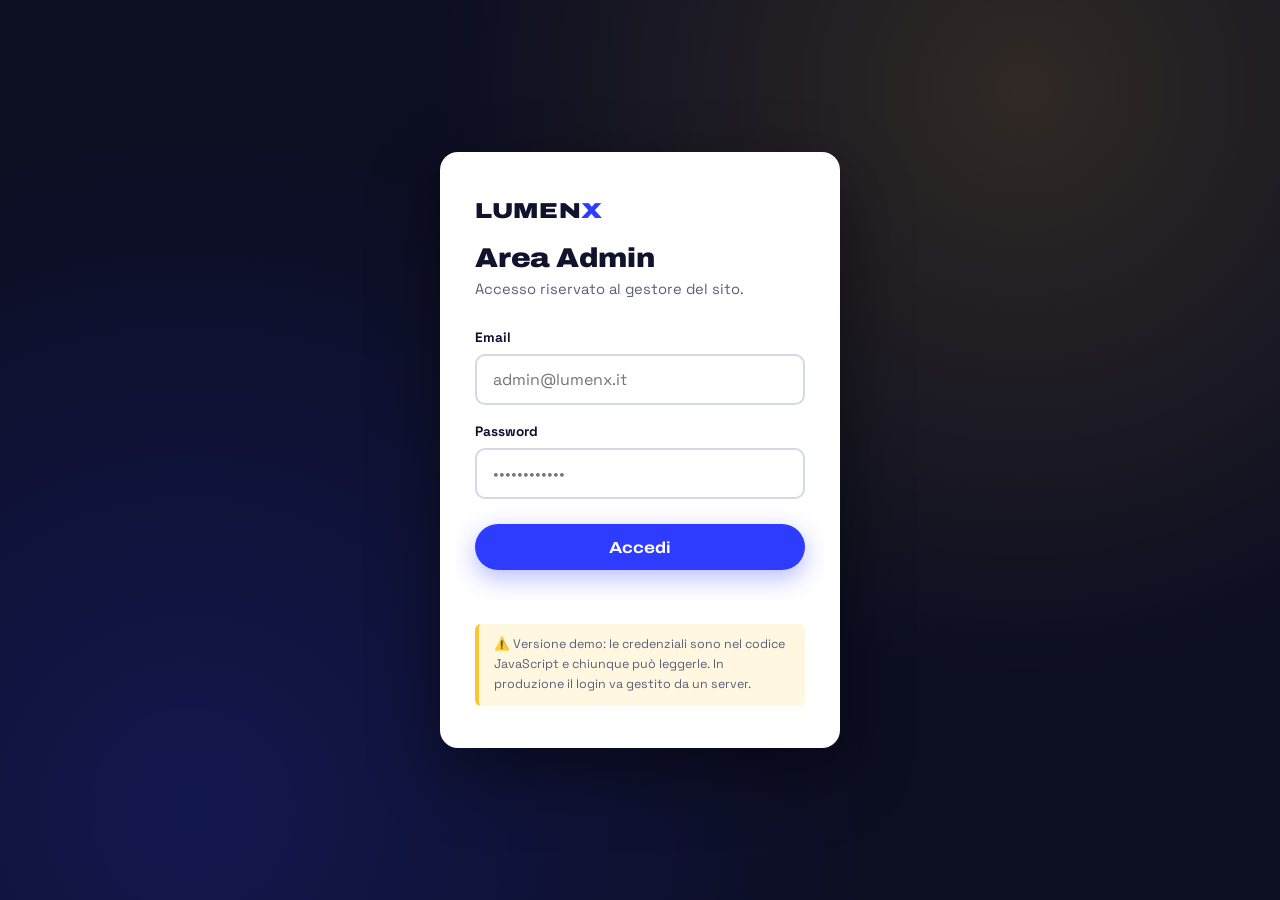
<file: admin.html>
<!DOCTYPE html>
<html lang="it">
<head>
  <meta charset="UTF-8">
  <meta name="viewport" content="width=device-width, initial-scale=1.0">
  <title>LumenX — Area Admin</title>
  <link rel="preconnect" href="https://fonts.googleapis.com">
  <link rel="preconnect" href="https://fonts.gstatic.com" crossorigin>
  <link href="https://fonts.googleapis.com/css2?family=Archivo:wdth,wght@62..125,400..900&family=Space+Grotesk:wght@400;500;700&display=swap" rel="stylesheet">
  <link rel="stylesheet" href="style.css">
  <link rel="stylesheet" href="admin.css">
</head>
<body class="admin-body">

  <!-- ===== SCHERMATA LOGIN ===== -->
  <div class="login-screen" id="loginScreen">
    <div class="login-box">
      <a href="index.html" class="logo">LUMEN<span>X</span></a>
      <h1>Area Admin</h1>
      <p class="login-hint">Accesso riservato al gestore del sito.</p>

      <label for="adminEmail">Email</label>
      <input type="email" id="adminEmail" placeholder="admin@lumenx.it" autocomplete="username">

      <label for="adminPass">Password</label>
      <input type="password" id="adminPass" placeholder="••••••••••••" autocomplete="current-password">

      <button class="btn btn-primary login-btn" id="loginBtn">Accedi</button>
      <p class="login-error" id="loginError" role="alert"></p>

      <p class="demo-warning">
        ⚠️ Versione demo: le credenziali sono nel codice JavaScript e chiunque
        può leggerle. In produzione il login va gestito da un server.
      </p>
    </div>
  </div>

  <!-- ===== DASHBOARD ===== -->
  <div class="dashboard" id="dashboard" hidden>
    <header class="admin-header">
      <a href="index.html" class="logo">LUMEN<span>X</span> <em>admin</em></a>
      <button class="btn btn-ghost btn-small-admin" id="logoutBtn">Esci</button>
    </header>

    <main class="admin-main">
      <h1>Dashboard</h1>

      <!-- Riepilogo -->
      <section class="admin-stats">
        <div class="admin-stat">
          <span class="admin-stat-num" id="totIscritti">0</span>
          <span class="admin-stat-label">Iscritti totali</span>
        </div>
        <div class="admin-stat">
          <span class="admin-stat-num" id="totPro">0</span>
          <span class="admin-stat-label">Piano Pro</span>
        </div>
        <div class="admin-stat">
          <span class="admin-stat-num" id="totElite">0</span>
          <span class="admin-stat-label">Piano Elite</span>
        </div>
        <div class="admin-stat">
          <span class="admin-stat-num" id="entrateMese">€0</span>
          <span class="admin-stat-label">Entrate stimate / mese</span>
        </div>
      </section>

      <!-- Tabella iscritti -->
      <section class="admin-table-wrap">
        <div class="table-head">
          <h2>Iscritti</h2>
          <button class="btn btn-ghost btn-small-admin" id="svuotaBtn">Svuota dati demo</button>
        </div>
        <table class="admin-table">
          <thead>
            <tr>
              <th>Email</th>
              <th>Piano</th>
              <th>Data iscrizione</th>
              <th>Stato</th>
              <th></th>
            </tr>
          </thead>
          <tbody id="tabellaIscritti">
            <!-- Righe generate da admin.js -->
          </tbody>
        </table>
        <p class="empty-msg" id="emptyMsg">
          Nessun iscritto ancora. Vai sul sito, scegli un piano e inserisci
          un'email: apparirà qui.
        </p>
      </section>
    </main>
  </div>

  <script src="admin.js"></script>
</body>
</html>
</file>
<file: style.css>
/* ============================================================
   LUMENX — style.css
   Palette:
   --ink      #10132B  (blu notte, testi)
   --paper    #F6F7FB  (sfondo luminoso)
   --ultra    #2E3CFF  (blu oltremare, azione)
   --solar    #FFC531  (giallo solare, energia)
   --night    #0C0E22  (sezione scura)
   ============================================================ */

:root {
  --ink:   #10132B;
  --paper: #F6F7FB;
  --ultra: #2E3CFF;
  --solar: #FFC531;
  --night: #0C0E22;
  --grey:  #5A5F7A;

  --font-display: "Archivo", sans-serif;
  --font-body: "Space Grotesk", sans-serif;

  --radius: 18px;
  --shadow: 0 12px 40px rgba(16, 19, 43, 0.10);
}

* { margin: 0; padding: 0; box-sizing: border-box; }

html { scroll-behavior: smooth; }

body {
  font-family: var(--font-body);
  background: var(--paper);
  color: var(--ink);
  line-height: 1.6;
}

/* ============ TIPOGRAFIA ============ */
h1, h2, h3 {
  font-family: var(--font-display);
  font-stretch: 110%;
  line-height: 1.05;
  letter-spacing: -0.01em;
}

h1 { font-size: clamp(2.6rem, 7vw, 5rem); font-weight: 900; }
h2 { font-size: clamp(1.9rem, 4.5vw, 3rem); font-weight: 800; margin-bottom: 2.5rem; }
h3 { font-size: 1.3rem; font-weight: 700; margin-bottom: 0.6rem; }

h1 em {
  font-style: normal;
  color: var(--ultra);
  position: relative;
}
h1 em::after {
  content: "";
  position: absolute;
  left: 0; right: 0; bottom: 0.08em;
  height: 0.28em;
  background: var(--solar);
  z-index: -1;
  border-radius: 3px;
}

.eyebrow {
  font-family: var(--font-display);
  font-stretch: 125%;
  text-transform: uppercase;
  letter-spacing: 0.22em;
  font-size: 0.78rem;
  font-weight: 700;
  color: var(--ultra);
  margin-bottom: 0.9rem;
}
.eyebrow-light { color: var(--solar); }

/* ============ NAVBAR ============ */
.navbar {
  position: fixed;
  top: 0; left: 0; right: 0;
  display: flex;
  justify-content: space-between;
  align-items: center;
  padding: 1rem 6vw;
  z-index: 100;
  transition: background 0.3s, box-shadow 0.3s;
}
.navbar.scrolled {
  background: rgba(246, 247, 251, 0.92);
  backdrop-filter: blur(10px);
  box-shadow: 0 2px 20px rgba(16, 19, 43, 0.08);
}

.logo {
  font-family: var(--font-display);
  font-stretch: 125%;
  font-weight: 900;
  font-size: 1.35rem;
  letter-spacing: 0.03em;
  color: var(--ink);
  text-decoration: none;
}
.logo span { color: var(--ultra); }

.nav-links {
  display: flex;
  align-items: center;
  gap: 2rem;
}
.nav-links a {
  color: var(--ink);
  text-decoration: none;
  font-weight: 500;
  font-size: 0.95rem;
  transition: color 0.2s;
}
.nav-links a:hover { color: var(--ultra); }

.hamburger {
  display: none;
  flex-direction: column;
  gap: 5px;
  background: none;
  border: none;
  cursor: pointer;
  padding: 6px;
}
.hamburger span {
  width: 26px; height: 3px;
  background: var(--ink);
  border-radius: 2px;
  transition: transform 0.3s, opacity 0.3s;
}
.hamburger.open span:nth-child(1) { transform: translateY(8px) rotate(45deg); }
.hamburger.open span:nth-child(2) { opacity: 0; }
.hamburger.open span:nth-child(3) { transform: translateY(-8px) rotate(-45deg); }

/* ============ BOTTONI ============ */
.btn {
  display: inline-block;
  font-family: var(--font-display);
  font-stretch: 115%;
  font-weight: 700;
  text-decoration: none;
  border: none;
  cursor: pointer;
  border-radius: 999px;
  padding: 0.9rem 2rem;
  font-size: 1rem;
  transition: transform 0.15s, box-shadow 0.15s, background 0.2s;
}
.btn:hover { transform: translateY(-2px); }
.btn:focus-visible { outline: 3px solid var(--solar); outline-offset: 3px; }

.btn-primary {
  background: var(--ultra);
  color: #fff;
  box-shadow: 0 8px 24px rgba(46, 60, 255, 0.35);
}
.btn-ghost {
  background: transparent;
  color: var(--ink);
  border: 2px solid var(--ink);
}
.btn-ghost:hover { background: var(--ink); color: var(--paper); }
.btn-solar {
  background: var(--solar);
  color: var(--ink);
  box-shadow: 0 8px 24px rgba(255, 197, 49, 0.4);
}
.btn-small { padding: 0.55rem 1.4rem; font-size: 0.88rem; background: var(--ultra); color: #fff; border-radius: 999px; }
.btn-small:hover { color: #fff; }

/* ============ HERO ============ */
.hero {
  min-height: 100svh;
  display: flex;
  flex-direction: column;
  justify-content: center;
  padding: 8rem 6vw 4rem;
  position: relative;
  overflow: hidden;
  background:
    radial-gradient(circle at 85% 15%, rgba(255, 197, 49, 0.22), transparent 45%),
    radial-gradient(circle at 10% 85%, rgba(46, 60, 255, 0.14), transparent 50%),
    var(--paper);
}

.hero-content { max-width: 760px; }

.hero-sub {
  font-size: 1.15rem;
  color: var(--grey);
  max-width: 520px;
  margin: 1.4rem 0 2.2rem;
}

.hero-actions { display: flex; gap: 1rem; flex-wrap: wrap; }

/* Linea di energia (elemento firma) */
.pulse-line {
  position: absolute;
  bottom: 6%;
  left: 0;
  width: 100%;
  height: 120px;
  pointer-events: none;
}
.pulse-line path {
  stroke-dasharray: 2600;
  stroke-dashoffset: 2600;
  animation: pulse-draw 3.5s ease-out forwards, pulse-glow 2.4s ease-in-out 3.5s infinite alternate;
}
@keyframes pulse-draw {
  to { stroke-dashoffset: 0; }
}
@keyframes pulse-glow {
  from { filter: drop-shadow(0 0 2px rgba(46, 60, 255, 0.4)); }
  to   { filter: drop-shadow(0 0 10px rgba(255, 197, 49, 0.8)); }
}

/* ============ STATISTICHE ============ */
.stats {
  display: grid;
  grid-template-columns: repeat(auto-fit, minmax(160px, 1fr));
  gap: 1.5rem;
  padding: 3.5rem 6vw;
  background: var(--ink);
  color: var(--paper);
  text-align: center;
}
.stat-number {
  display: block;
  font-family: var(--font-display);
  font-stretch: 120%;
  font-weight: 900;
  font-size: clamp(2rem, 4vw, 3rem);
  color: var(--solar);
}
.stat-label {
  font-size: 0.88rem;
  color: rgba(246, 247, 251, 0.7);
  text-transform: uppercase;
  letter-spacing: 0.1em;
}

/* ============ SEZIONI ============ */
.section {
  padding: 6rem 6vw;
  text-align: center;
}

.section-dark {
  background: var(--night);
  color: var(--paper);
}

/* ============ CARD PROGRAMMI ============ */
.cards {
  display: grid;
  grid-template-columns: repeat(auto-fit, minmax(260px, 1fr));
  gap: 1.8rem;
  max-width: 1100px;
  margin: 0 auto;
  text-align: left;
}
.card {
  background: #fff;
  border-radius: var(--radius);
  padding: 2.2rem 1.9rem;
  box-shadow: var(--shadow);
  border-top: 5px solid var(--ultra);
  transition: transform 0.25s, box-shadow 0.25s;
}
.card:hover {
  transform: translateY(-6px);
  box-shadow: 0 20px 50px rgba(16, 19, 43, 0.16);
}
.card:nth-child(2) { border-top-color: var(--solar); }
.card-icon { font-size: 2rem; margin-bottom: 1rem; }
.card p { color: var(--grey); font-size: 0.97rem; margin-bottom: 1.2rem; }
.tag {
  display: inline-block;
  font-size: 0.75rem;
  font-weight: 700;
  text-transform: uppercase;
  letter-spacing: 0.1em;
  background: rgba(46, 60, 255, 0.1);
  color: var(--ultra);
  padding: 0.35rem 0.9rem;
  border-radius: 999px;
}

/* ============ METODO / STEP ============ */
.steps {
  display: grid;
  grid-template-columns: repeat(auto-fit, minmax(240px, 1fr));
  gap: 2.5rem;
  max-width: 1100px;
  margin: 0 auto;
  text-align: left;
}
.step-num {
  font-family: var(--font-display);
  font-stretch: 125%;
  font-weight: 900;
  font-size: 2.6rem;
  color: transparent;
  -webkit-text-stroke: 1.5px var(--solar);
  display: block;
  margin-bottom: 0.8rem;
}
.step p { color: rgba(246, 247, 251, 0.72); font-size: 0.97rem; }

/* ============ PIANI / PREZZI ============ */
.billing-toggle {
  display: flex;
  align-items: center;
  justify-content: center;
  gap: 0.9rem;
  margin-bottom: 3rem;
  font-weight: 500;
}
.save-badge {
  font-style: normal;
  background: var(--solar);
  color: var(--ink);
  font-size: 0.72rem;
  font-weight: 700;
  padding: 0.15rem 0.5rem;
  border-radius: 999px;
  margin-left: 0.3rem;
}
.switch {
  width: 56px; height: 30px;
  border-radius: 999px;
  background: #D5D8E6;
  border: none;
  cursor: pointer;
  position: relative;
  transition: background 0.25s;
}
.switch .knob {
  position: absolute;
  top: 3px; left: 3px;
  width: 24px; height: 24px;
  border-radius: 50%;
  background: #fff;
  box-shadow: 0 2px 6px rgba(0,0,0,0.2);
  transition: transform 0.25s;
}
.switch.on { background: var(--ultra); }
.switch.on .knob { transform: translateX(26px); }

.pricing {
  display: grid;
  grid-template-columns: repeat(auto-fit, minmax(250px, 1fr));
  gap: 1.8rem;
  max-width: 1050px;
  margin: 0 auto;
  align-items: stretch;
}
.price-card {
  background: #fff;
  border-radius: var(--radius);
  padding: 2.4rem 1.9rem;
  box-shadow: var(--shadow);
  text-align: left;
  display: flex;
  flex-direction: column;
  position: relative;
}
.price-card.featured {
  border: 3px solid var(--ultra);
  transform: scale(1.03);
}
.featured-badge {
  position: absolute;
  top: -14px; left: 50%;
  transform: translateX(-50%);
  background: var(--ultra);
  color: #fff;
  font-size: 0.72rem;
  font-weight: 700;
  text-transform: uppercase;
  letter-spacing: 0.08em;
  padding: 0.3rem 1rem;
  border-radius: 999px;
  white-space: nowrap;
}
.price {
  font-family: var(--font-display);
  font-weight: 900;
  font-size: 2.6rem;
  margin: 0.8rem 0 1.4rem;
}
.price small { font-size: 0.95rem; color: var(--grey); font-weight: 500; }
.price-card ul {
  list-style: none;
  margin-bottom: 1.8rem;
  flex: 1;
}
.price-card li {
  padding: 0.45rem 0 0.45rem 1.7rem;
  position: relative;
  color: var(--grey);
  font-size: 0.95rem;
}
.price-card li::before {
  content: "✓";
  position: absolute;
  left: 0;
  color: var(--ultra);
  font-weight: 700;
}
.price-card .btn { text-align: center; }

/* ============ RECENSIONI ============ */
.reviews {
  display: grid;
  grid-template-columns: repeat(auto-fit, minmax(260px, 1fr));
  gap: 1.8rem;
  max-width: 1100px;
  margin: 0 auto;
  text-align: left;
}
.review {
  background: #fff;
  border-radius: var(--radius);
  padding: 2rem 1.8rem;
  box-shadow: var(--shadow);
  border-left: 5px solid var(--solar);
}
.review p { font-size: 1rem; margin-bottom: 1.2rem; }
.review footer { font-size: 0.88rem; color: var(--grey); font-weight: 500; }

/* ============ CTA FINALE ============ */
.cta-final {
  background:
    radial-gradient(circle at 20% 20%, rgba(255, 197, 49, 0.18), transparent 45%),
    var(--night);
  color: var(--paper);
  text-align: center;
  padding: 6rem 6vw;
}
.cta-final h2 { margin-bottom: 0.8rem; }
.cta-final > p { color: rgba(246, 247, 251, 0.75); margin-bottom: 2.2rem; }

.cta-form {
  display: flex;
  justify-content: center;
  gap: 0.8rem;
  flex-wrap: wrap;
  max-width: 520px;
  margin: 0 auto;
}
.cta-form input {
  flex: 1;
  min-width: 220px;
  padding: 0.9rem 1.4rem;
  border-radius: 999px;
  border: 2px solid transparent;
  font-family: var(--font-body);
  font-size: 1rem;
  outline: none;
}
.cta-form input:focus { border-color: var(--solar); }

.form-msg {
  margin-top: 1.2rem;
  min-height: 1.4em;
  font-weight: 500;
  color: var(--solar);
}

/* ============ FOOTER ============ */
.footer {
  background: var(--ink);
  color: rgba(246, 247, 251, 0.65);
  text-align: center;
  padding: 2.5rem 6vw;
  font-size: 0.9rem;
}
.footer .logo { color: var(--paper); display: inline-block; margin-bottom: 0.6rem; }

/* ============ ANIMAZIONI SCROLL (reveal) ============ */
.reveal {
  opacity: 0;
  transform: translateY(28px);
  transition: opacity 0.6s ease, transform 0.6s ease;
}
.reveal.visible {
  opacity: 1;
  transform: translateY(0);
}

/* ============ ACCESSIBILITÀ: motion ridotto ============ */
@media (prefers-reduced-motion: reduce) {
  html { scroll-behavior: auto; }
  .reveal { opacity: 1; transform: none; transition: none; }
  .pulse-line path { animation: none; stroke-dashoffset: 0; }
  .btn, .card { transition: none; }
}

/* ============ RESPONSIVE ============ */
@media (max-width: 768px) {
  .hamburger { display: flex; }

  .nav-links {
    position: fixed;
    top: 0; right: 0;
    height: 100vh;
    width: min(78vw, 320px);
    background: var(--ink);
    flex-direction: column;
    justify-content: center;
    gap: 2.2rem;
    transform: translateX(100%);
    transition: transform 0.3s ease;
    box-shadow: -10px 0 40px rgba(0,0,0,0.25);
  }
  .nav-links.open { transform: translateX(0); }
  .nav-links a { color: var(--paper); font-size: 1.15rem; }

  .price-card.featured { transform: none; }
  .section { padding: 4.5rem 6vw; }
}
</file>
<file: admin.css>
/* ============================================================
   LUMENX — admin.css (stili dell'area admin)
   Si appoggia a style.css per palette, font e bottoni.
   ============================================================ */

.admin-body {
  background: var(--night);
  min-height: 100vh;
}

/* ============ LOGIN ============ */
.login-screen {
  min-height: 100vh;
  display: flex;
  align-items: center;
  justify-content: center;
  padding: 2rem;
  background:
    radial-gradient(circle at 80% 10%, rgba(255, 197, 49, 0.15), transparent 45%),
    radial-gradient(circle at 15% 90%, rgba(46, 60, 255, 0.2), transparent 50%),
    var(--night);
}

.login-box {
  background: #fff;
  border-radius: var(--radius);
  padding: 2.6rem 2.2rem;
  width: 100%;
  max-width: 400px;
  box-shadow: 0 25px 70px rgba(0, 0, 0, 0.45);
}

.login-box h1 {
  font-size: 1.7rem;
  margin: 1rem 0 0.3rem;
}

.login-hint {
  color: var(--grey);
  font-size: 0.92rem;
  margin-bottom: 1.6rem;
}

.login-box label {
  display: block;
  font-weight: 700;
  font-size: 0.85rem;
  margin: 1rem 0 0.35rem;
}

.login-box input {
  width: 100%;
  padding: 0.8rem 1rem;
  border-radius: 10px;
  border: 2px solid #D5D8E6;
  font-family: var(--font-body);
  font-size: 1rem;
  outline: none;
  transition: border-color 0.2s;
}
.login-box input:focus { border-color: var(--ultra); }

.login-btn {
  width: 100%;
  margin-top: 1.6rem;
}

.login-error {
  color: #D8324A;
  font-weight: 500;
  font-size: 0.9rem;
  min-height: 1.3em;
  margin-top: 0.8rem;
  text-align: center;
}

.demo-warning {
  margin-top: 1.4rem;
  font-size: 0.78rem;
  color: var(--grey);
  background: rgba(255, 197, 49, 0.15);
  border-left: 4px solid var(--solar);
  padding: 0.7rem 0.9rem;
  border-radius: 6px;
}

/* ============ DASHBOARD ============ */
.admin-header {
  display: flex;
  justify-content: space-between;
  align-items: center;
  padding: 1.1rem 5vw;
  background: var(--ink);
}
.admin-header .logo { color: var(--paper); }
.admin-header .logo em {
  font-style: normal;
  font-size: 0.7em;
  color: var(--solar);
  font-stretch: 100%;
}

.btn-small-admin {
  padding: 0.5rem 1.3rem;
  font-size: 0.85rem;
  border-color: var(--paper);
  color: var(--paper);
}
.btn-small-admin:hover { background: var(--paper); color: var(--ink); }

.admin-main {
  max-width: 1050px;
  margin: 0 auto;
  padding: 3rem 5vw 5rem;
  color: var(--paper);
}
.admin-main h1 { font-size: 2.2rem; margin-bottom: 2rem; }
.admin-main h2 { font-size: 1.3rem; }

/* Statistiche */
.admin-stats {
  display: grid;
  grid-template-columns: repeat(auto-fit, minmax(180px, 1fr));
  gap: 1.2rem;
  margin-bottom: 2.8rem;
}
.admin-stat {
  background: rgba(255, 255, 255, 0.06);
  border: 1px solid rgba(255, 255, 255, 0.1);
  border-radius: var(--radius);
  padding: 1.4rem 1.5rem;
}
.admin-stat-num {
  display: block;
  font-family: var(--font-display);
  font-stretch: 120%;
  font-weight: 900;
  font-size: 2.1rem;
  color: var(--solar);
}
.admin-stat-label {
  font-size: 0.82rem;
  text-transform: uppercase;
  letter-spacing: 0.08em;
  color: rgba(246, 247, 251, 0.65);
}

/* Tabella */
.admin-table-wrap {
  background: rgba(255, 255, 255, 0.04);
  border: 1px solid rgba(255, 255, 255, 0.1);
  border-radius: var(--radius);
  padding: 1.6rem;
  overflow-x: auto;
}
.table-head {
  display: flex;
  justify-content: space-between;
  align-items: center;
  margin-bottom: 1.2rem;
  gap: 1rem;
  flex-wrap: wrap;
}

.admin-table {
  width: 100%;
  border-collapse: collapse;
  font-size: 0.92rem;
}
.admin-table th {
  text-align: left;
  text-transform: uppercase;
  letter-spacing: 0.08em;
  font-size: 0.72rem;
  color: rgba(246, 247, 251, 0.55);
  padding: 0.6rem 0.8rem;
  border-bottom: 1px solid rgba(255, 255, 255, 0.15);
}
.admin-table td {
  padding: 0.8rem;
  border-bottom: 1px solid rgba(255, 255, 255, 0.07);
}

.badge {
  display: inline-block;
  font-size: 0.72rem;
  font-weight: 700;
  padding: 0.2rem 0.7rem;
  border-radius: 999px;
}
.badge-attivo { background: rgba(60, 200, 120, 0.2); color: #58E09A; }
.badge-piano  { background: rgba(46, 60, 255, 0.25); color: #97A0FF; }

.del-btn {
  background: none;
  border: none;
  color: rgba(246, 247, 251, 0.5);
  cursor: pointer;
  font-size: 1rem;
  transition: color 0.2s;
}
.del-btn:hover { color: #FF6B81; }

.empty-msg {
  color: rgba(246, 247, 251, 0.55);
  text-align: center;
  padding: 1.5rem 0 0.5rem;
  font-size: 0.92rem;
}
</file>
